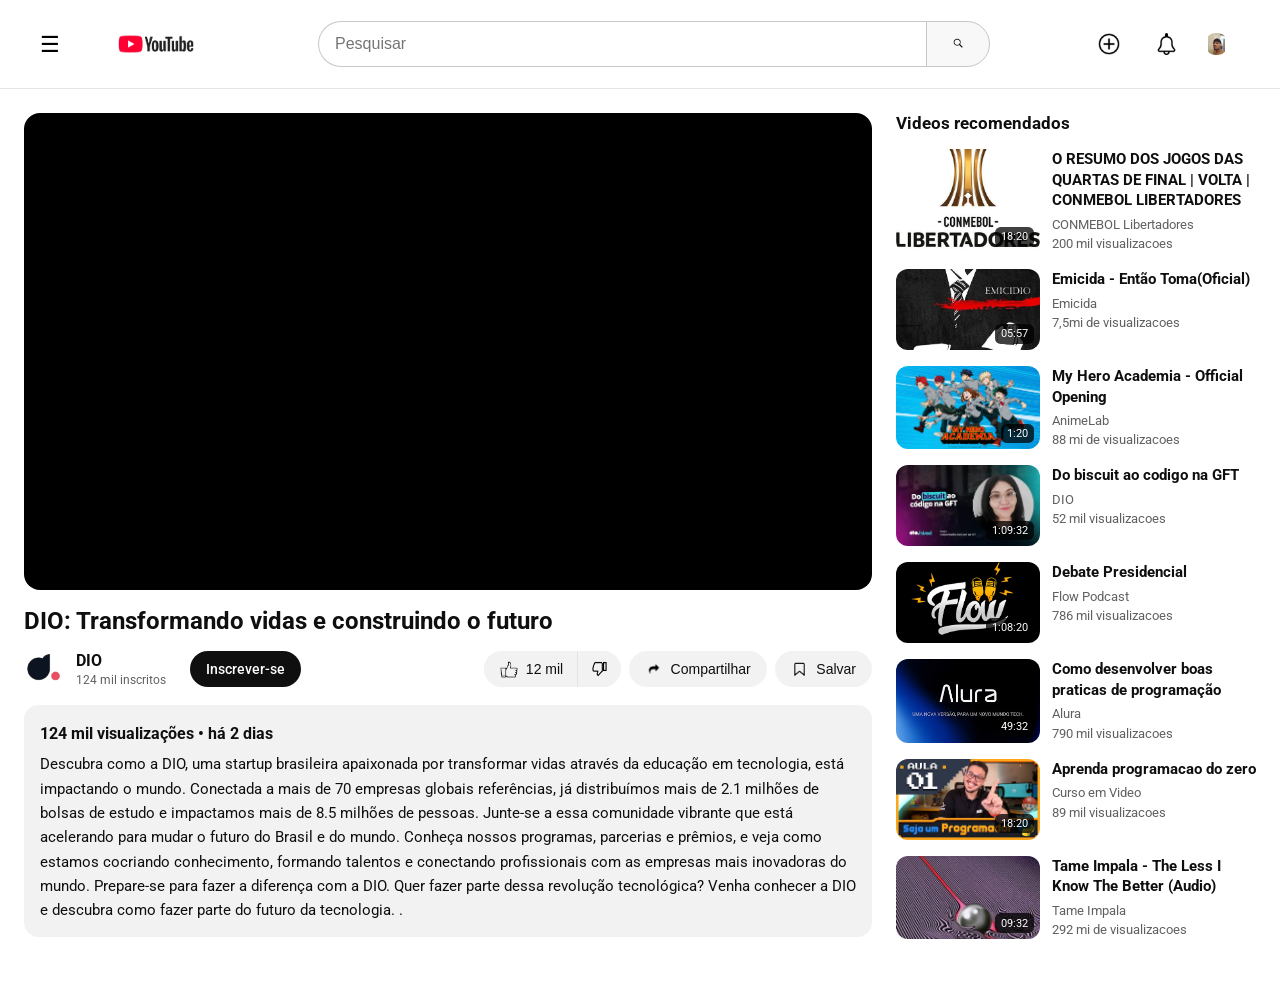
<file: Desafio CSS 2/Index.html>
<!DOCTYPE html>
<html lang="pt-br">
<head>
	<meta charset="UTF-8">
	<meta name="viewport" content="width=device-width, initial-scale=1.0">
	<title>YouTube - Pagina inicial</title>
	<link rel="stylesheet" href="assets/CSS/style.css">
</head>
<body>
    <header class="header">
        <button class="menu-button" type="button" aria-label="Abrir menu">&#9776;</button>
        <a class="logo" href="#" aria-label="YouTube inicio">
			<img src="assets/image/Youtube-removebg-preview.png" alt="YouTube">
		</a>
		<form class="search-bar" action="#" method="get">
			<input class="search-input" type="search" placeholder="Pesquisar" aria-label="Pesquisar">
			<button class="search-button" type="submit" aria-label="Pesquisar"><img src="assets/image/lupa-removebg-preview.png" alt=""></button>
		</form>
		<div class="header-actions">
			<button type="button" aria-label="Criar video"><img src="assets/image/criar-removebg-preview.png" alt=""></button>
			<button type="button" aria-label="Notificacoes"><img src="assets/image/172996.png" alt=""></button>
			<button class="profile-button" type="button" aria-label="Conta"><img src="assets/image/perfil.jpg" alt="Conta"></button>
		</div>
       
	

    </header> 
    <main class="main-content">
		<section class="video-content">
			<div class="video-player">
				<iframe src="https://www.youtube.com/embed/tmhEmd7_1WA?si=kZMRCbR4M-KOxEuq" title="YouTube video player" allow="accelerometer; autoplay; clipboard-write; encrypted-media; gyroscope; picture-in-picture; web-share" referrerpolicy="strict-origin-when-cross-origin" allowfullscreen></iframe>
			</div>
            <h1>DIO: Transformando vidas e construindo o futuro</h1>
			<div class="video-meta">
				<div class="channel-group">
					<div class="channel-info">
						<img class="channel-avatar" src="assets/image/dios-removebg-preview.png" alt="Canal DIO">
						<div class="channel-details"><strong>DIO</strong><small>124 mil inscritos</small></div>
					</div>
					<button class="subscribe-button" type="button">Inscrever-se</button>
				</div>
				<div class="video-actions">
					<div class="vote-group">
						<button class="vote-button" type="button" aria-label="Gostei"><img src="assets/image/like-removebg-preview.png" alt=""> <span>12 mil</span></button>
						<button class="vote-button small" type="button" aria-label="Não gostei"><img src="assets/image/deslike-removebg-preview.png" alt=""></button>
					</div>
					<button class="action-button" type="button"><img src="assets/image/comp-removebg-preview.png" alt=""> Compartilhar</button>
					<button class="action-button" type="button"><img src="assets/image/save-removebg-preview.png" alt=""> Salvar</button>
				</div>
			</div>
			<div class="description"><strong>124 mil visualizações • há 2 dias</strong><p>Descubra como a DIO, uma startup brasileira apaixonada por transformar vidas através da educação em tecnologia, está impactando o mundo. 

Conectada a mais de 70 empresas globais referências, já distribuímos mais de 2.1 milhões de bolsas de estudo e impactamos mais de 8.5 milhões de pessoas. Junte-se a essa comunidade vibrante que está acelerando para mudar o futuro do Brasil e do mundo. 

Conheça nossos programas, parcerias e prêmios, e veja como estamos cocriando conhecimento, formando talentos e conectando profissionais com as empresas mais inovadoras do mundo. Prepare-se para fazer a diferença com a DIO.

Quer fazer parte dessa revolução tecnológica? Venha conhecer a DIO e descubra como fazer parte do futuro da tecnologia. .</p></div>
		</section>

		<aside class="recommendations" aria-label="Vídeos recomendados">
			<h2>Videos recomendados</h2>
			<a class="recommended-video" href="#"><div class="mini-thumbnail"><img src="assets/image/libertadores.jpg" alt="Torneio de futebol"><small>18:20</small></div><div><strong>O RESUMO DOS JOGOS DAS QUARTAS DE FINAL | VOLTA | CONMEBOL LIBERTADORES </strong><p>CONMEBOL Libertadores</p><p>200 mil visualizacoes</p></div></a>
			<a class="recommended-video" href="#"><div class="mini-thumbnail"><img src="assets/image/emi.jpeg" alt="video clipe"><small>05:57</small></div><div><strong>Emicida - Então Toma(Oficial)</strong><p>Emicida</p><p>7,5mi de visualizacoes</p></div></a>
				<a class="recommended-video" href="#"><div class="mini-thumbnail"><img src="assets/image/boku.jpg" alt=" Anime video"><small>1:20</small></div><div><strong>My Hero Academia - Official Opening</strong><p>AnimeLab</p><p>88 mi de visualizacoes</p></div></a>
			<a class="recommended-video" href="#"><div class="mini-thumbnail"><img src="assets/image/gft.jpg" alt="Aula de programacao"><small>1:09:32</small></div><div><strong>Do biscuit ao codigo na GFT</strong><p>DIO</p><p>52 mil visualizacoes</p></div></a>	<a class="recommended-video" href="#"><div class="mini-thumbnail"><img src="assets/image/flow.png" alt="Podcast"><small>1:08:20</small></div><div><strong>Debate Presidencial</strong><p>Flow Podcast</p><p>786 mil visualizacoes</p></div></a>
			<a class="recommended-video" href="#"><div class="mini-thumbnail"><img src="assets/image/alura.jpg" alt="Alura tecnologia"><small>49:32</small></div><div><strong>Como desenvolver boas praticas de programação</strong><p>Alura</p><p>790 mil visualizacoes</p></div></a>
				<a class="recommended-video" href="#"><div class="mini-thumbnail"><img src="assets/image/program.jpeg" alt="Aula de programacao"><small>18:20</small></div><div><strong>Aprenda programacao do zero</strong><p>Curso em Video</p><p>89 mil visualizacoes</p></div></a>
			<a class="recommended-video" href="#"><div class="mini-thumbnail"><img src="assets/image/tame.jpg" alt="Video Clipe"><small>09:32</small></div><div><strong>Tame Impala - The Less I Know The Better (Audio)</strong><p>Tame Impala</p><p>292 mi de visualizacoes</p></div></a>
		</aside>
	</main>
</body>
</html>
</file>
<file: Desafio CSS 2/assets/CSS/style.css>
@import url('https://fonts.googleapis.com/css2?family=Roboto:wght@400;500;700&display=swap');

/* ===== Base ===== */
* {
  box-sizing: border-box;
  margin: 0;
  padding: 0;
}

body {
  font-family: 'Roboto', sans-serif;
  background: #fff;
  color: #0f0f0f;
}

button,
img {
  display: block;
}

button {
  border: 0;
  background: transparent;
  cursor: pointer;
}

/* ===== Header ===== */
.header {
  position: sticky;
  top: 0;
  z-index: 10;
  display: flex;
  align-items: center;
  gap: 1.5rem;
  min-height: 4.5rem;
  padding: 0.5rem 2rem;
  background: #fff;
  border-bottom: 1px solid #e5e5e5;
}

.menu-button {
  padding: 0.5rem;
  font-size: 1.4rem;
}

.logo {
  display: flex;
  align-items: center;
  text-decoration: none;
}

.logo img {
  width: 8rem;
  height: auto;
}

.search-bar {
  display: flex;
  flex: 1;
  max-width: 42rem;
  margin: 0 auto;
}

.search-input {
  flex: 1;
  min-width: 0;
  padding: 0.8rem 1rem;
  border: 1px solid #c6c6c6;
  border-right: 0;
  border-radius: 2rem 0 0 2rem;
  font-size: 1rem;
  outline: none;
}

.search-input:focus {
  border-color: #1c62b9;
}

.search-button {
  width: 4rem;
  border: 1px solid #c6c6c6;
  border-radius: 0 2rem 2rem 0;
  background: #f8f8f8;
}

.search-button img {
  width: 1.2rem;
  height: 1.2rem;
  margin: 0 auto;
}

.header-actions {
  display: flex;
  align-items: center;
  gap: 1rem;
}

.header-actions button {
  padding: 0.6rem;
  border-radius: 50%;
}

.header-actions button img {
  width: 1.4rem;
  height: 1.4rem;
  object-fit: contain;
}

.profile-button {
  width: 2.8rem;
  height: 2.8rem;
  padding: 0 !important;
  border-radius: 50%;
  overflow: hidden;
  border: 2px solid #fff;
}

.profile-button img {
  width: 100%;
  height: 100%;
  object-fit: cover;
  display: block;
  border-radius: 50%;
}





.main-content {
  display: flex;
  align-items: flex-start;
  gap: 1.5rem;
  max-width: 1360px;
  margin: 0 auto;
  padding: 24px 24px 40px;
}

.video-content {
  flex: 1 1 0;
  min-width: 0;
}

.video-player {
  width: 100%;
  aspect-ratio: 16 / 9;
  overflow: hidden;
  border-radius: 16px;
  background: #000;
}

.video-player iframe {
  display: block;
  width: 100%;
  height: 100%;
  border: 0;
}

.video-content h1 {
  margin: 16px 0 12px;
  font-size: 1.5rem;
  line-height: 1.3;
  font-weight: 700;
}

.video-meta {
  display: flex;
  align-items: center;
  justify-content: space-between;
  flex-wrap: wrap;
  gap: 1rem;
  margin: 12px 0 16px;
  width: 100%;
}

.channel-group {
  display: flex;
  align-items: center;
  gap: 1.5rem;
  flex-wrap: wrap;
}

.channel-info {
  display: flex;
  align-items: center;
  gap: 0.75rem;
}

.channel-avatar {
  width: 2.5rem;
  height: 2.5rem;
  border-radius: 50%;
  object-fit: cover;
  flex-shrink: 0;
}

.channel-details {
  display: flex;
  flex-direction: column;
  gap: 0.15rem;
}

.channel-details strong {
  font-size: 1rem;
  font-weight: 700;
  line-height: 1.2;
}

.channel-details small {
  color: #606060;
  font-size: 0.75rem;
}

.subscribe-button {
  display: inline-flex;
  align-items: center;
  justify-content: center;
  height: 36px;
  padding: 0 16px;
  border-radius: 18px;
  background-color: #0f0f0f;
  color: #ffffff;
  font-size: 0.875rem;
  font-weight: 500;
  font-family: inherit;
  cursor: pointer;
  border: none;
 
  white-space: nowrap;
}

.subscribe-button:hover {
  background-color: #272727;
}

.subscribe-button:active {
  background-color: #3f3f3f;
  transform: scale(0.98);
}

.video-actions {
  display: flex;
  align-items: center;
  justify-content: flex-start;
  flex-wrap: wrap;
  gap: 0.5rem;
}

.vote-group {
  display: inline-flex;
  align-items: center;
  background: #f2f2f2;
  border-radius: 999px;
  overflow: hidden;
}

.vote-button,
.action-button {
  display: inline-flex;
  align-items: center;
  justify-content: center;
  gap: 0.5rem;
  padding: 0 1rem;
  height: 36px;
  border-radius: 999px;
  background: #f2f2f2;
  color: #0f0f0f;
  font-weight: 500;
  font-size: 0.875rem;
  transition: background-color 0.2s ease;
}

.vote-button:hover,
.action-button:hover {
  background-color: #e5e5e5;
}

.vote-button {
  border-radius: 999px 0 0 999px;
  padding-right: 0.85rem;
}

.vote-button.small {
  padding: 0 0.8rem;
  border-radius: 0 999px 999px 0;
  border-left: 1px solid #e3e3e3;
}

.action-button {
  padding: 0 1rem;
}

.vote-button img,
.action-button img {
  width: 1.1rem;
  height: 1.1rem;
  object-fit: contain;
}

.description {
  padding: 1rem 1rem 0.9rem;
  border-radius: 0.9rem;
  background: #f2f2f2;
  line-height: 1.6;
}

.description strong {
  display: block;
  margin-bottom: 0.35rem;
  font-size: 1rem;
}

.description p {
  margin: 0;
  font-size: 0.95rem;
}

.recommendations {
  flex: 0 0 360px;
  max-width: 360px;
}

.recommendations h2 {
  margin-bottom: 1rem;
  font-size: 1.05rem;
}

.recommended-video {
  display: flex;
  gap: 0.75rem;
  margin-bottom: 1rem;
  color: #0f0f0f;
  text-decoration: none;
}

.mini-thumbnail {
  position: relative;
  width: 9rem;
  aspect-ratio: 16 / 9;
  flex-shrink: 0;
  overflow: hidden;
  border-radius: 0.75rem;
}

.mini-thumbnail img {
  width: 100%;
  height: 100%;
  object-fit: cover;
  display: block;
}

.mini-thumbnail small {
  position: absolute;
  right: 0.4rem;
  bottom: 0.4rem;
  padding: 0.2rem 0.35rem;
  border-radius: 0.35rem;
  background: rgba(0, 0, 0, 0.75);
  color: #fff;
  font-size: 0.7rem;
}

.recommended-video strong {
  display: block;
  margin-bottom: 0.25rem;
  font-size: 0.95rem;
  line-height: 1.35;
}

.recommended-video p {
  margin: 0;
  color: #606060;
  font-size: 0.8rem;
  line-height: 1.5;
}

@media (max-width: 900px) {
  .main-content {
    flex-direction: column;
    padding: 16px;
  }

  .recommendations {
    flex: 1;
    max-width: 100%;
    width: 100%;
  }
}

@media (max-width: 620px) {
  .header {
    gap: 0.75rem;
    padding: 0.5rem 1rem;
  }

  .search-bar {
    max-width: none;
  }

  .header-actions {
    gap: 0.5rem;
  }

  .video-meta {
    flex-direction: column;
    align-items: flex-start;
  }

  .recommended-video {
    flex-direction: column;
  }

  .mini-thumbnail {
    width: 100%;
    height: 11rem;
  }
}
</file>
